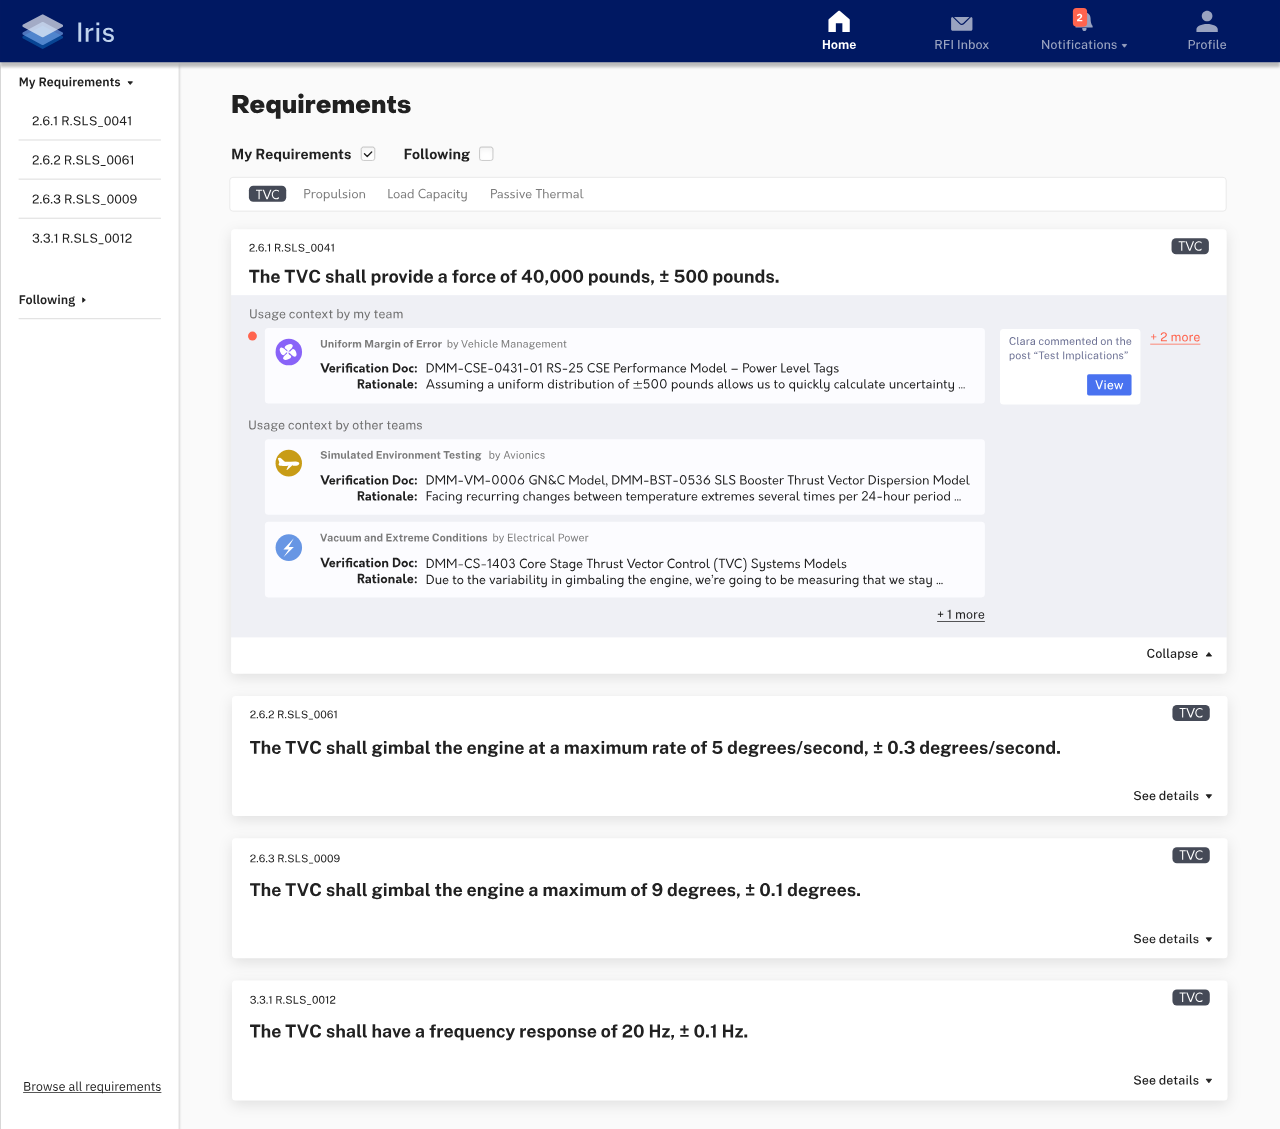
<file: index.html>
<html>
    <head>
        <meta charset="utf-8">
        <title>IRIS</title>
        <link rel="stylesheet" href="css/prototype.css">
        <link rel="icon" href="icons/FavIcon.png">
    </head>
    <body>
        <img src="screens/HomePage.svg" usemap="#image-map">
        <map name="image-map">
            <area target="_top" alt="spec-req-link" title="Specific Requirement" href="spec-req.html" coords="230,230,990,675" shape="rect">
            <area target="_top" alt="following-link" title="Requirments Followed" href="following-index.html" coords="400,140,500,173" shape="rect">
            <area target="_top" alt="comments-link" title="View Comments" href="main.html" coords="1000,330,1140,405" shape="rect">
            <area target="_top" alt="home-link" title="Home Page" href="index.html" coords="0,0,135,63" shape="rect">
            <area target="_top" alt="rfi-link" title="RFI Inbox" href="rfi-inbox.html" coords="920,0,1000,63" shape="rect">
            <area target="_top" alt="home-nav-link" title="Home Page" href="index.html" coords="800,0,880,63" shape="rect">

        </map>
    </body>
</html>
</file>
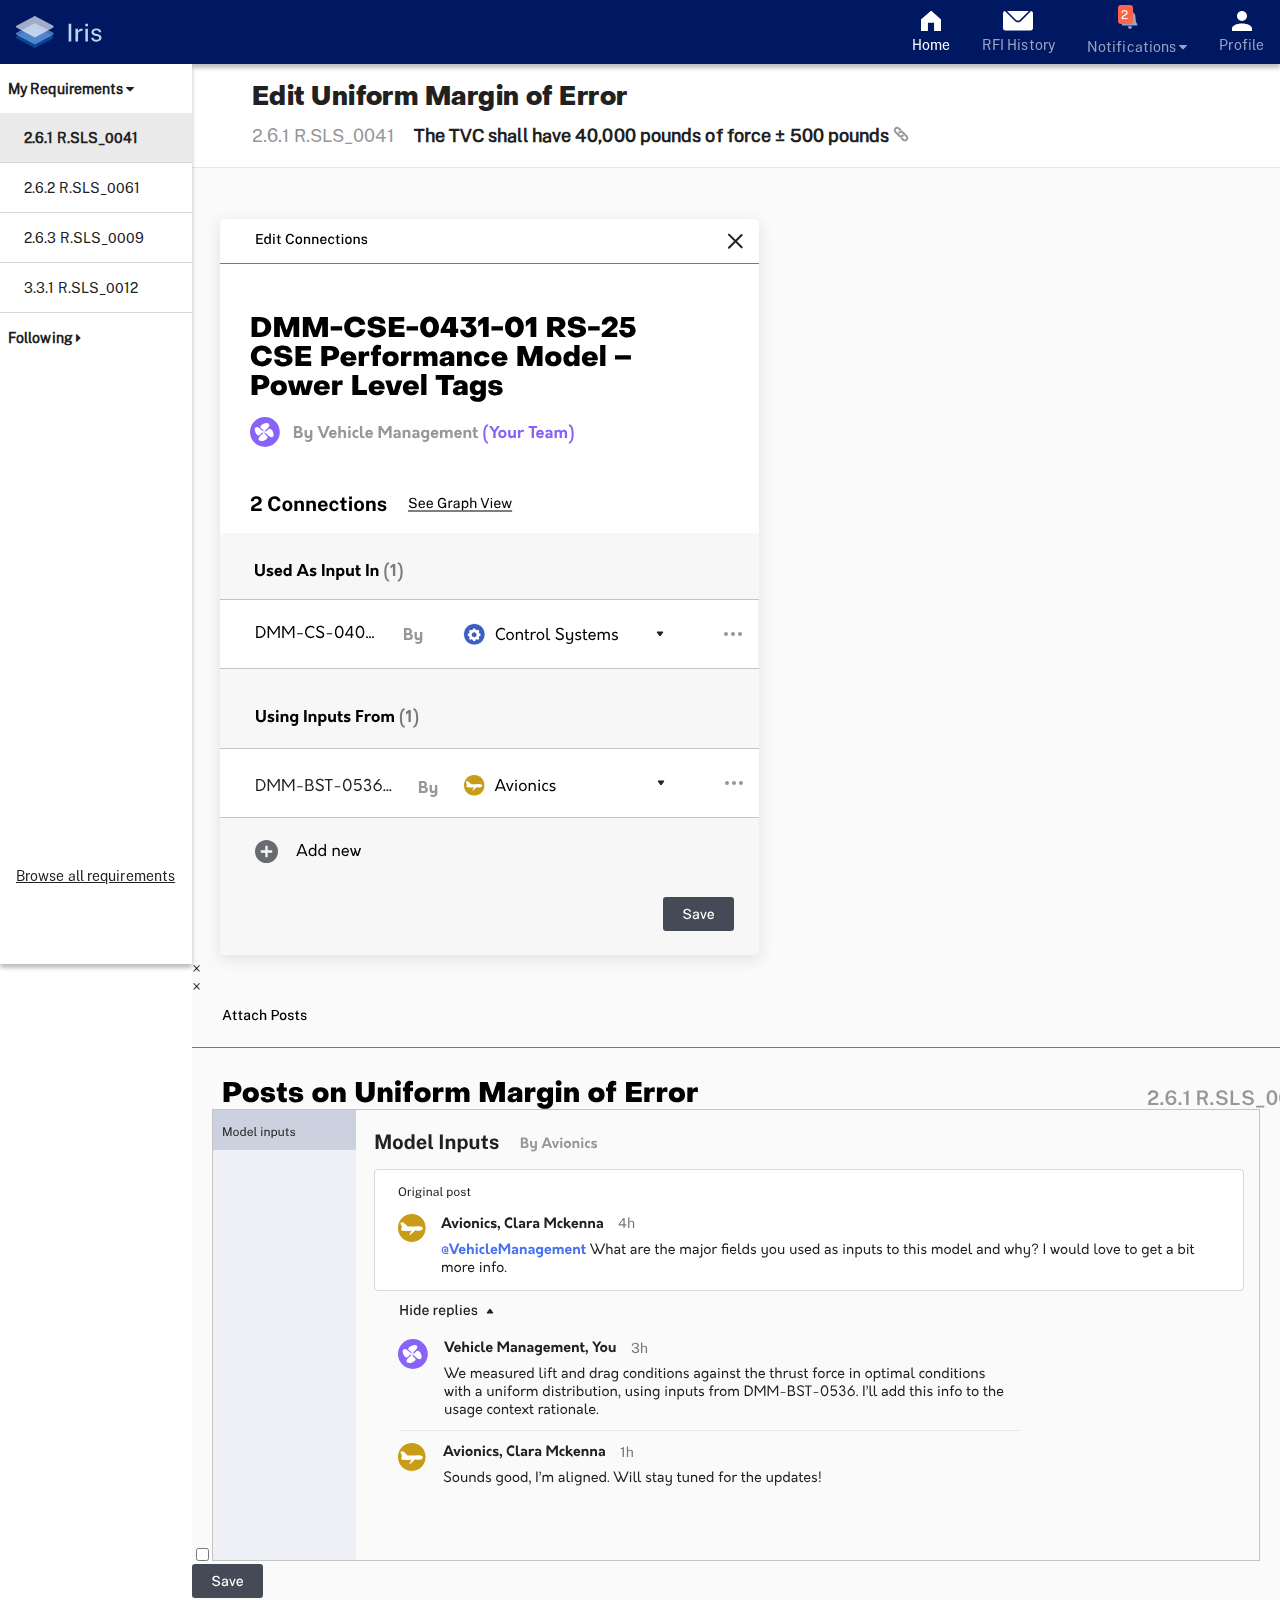
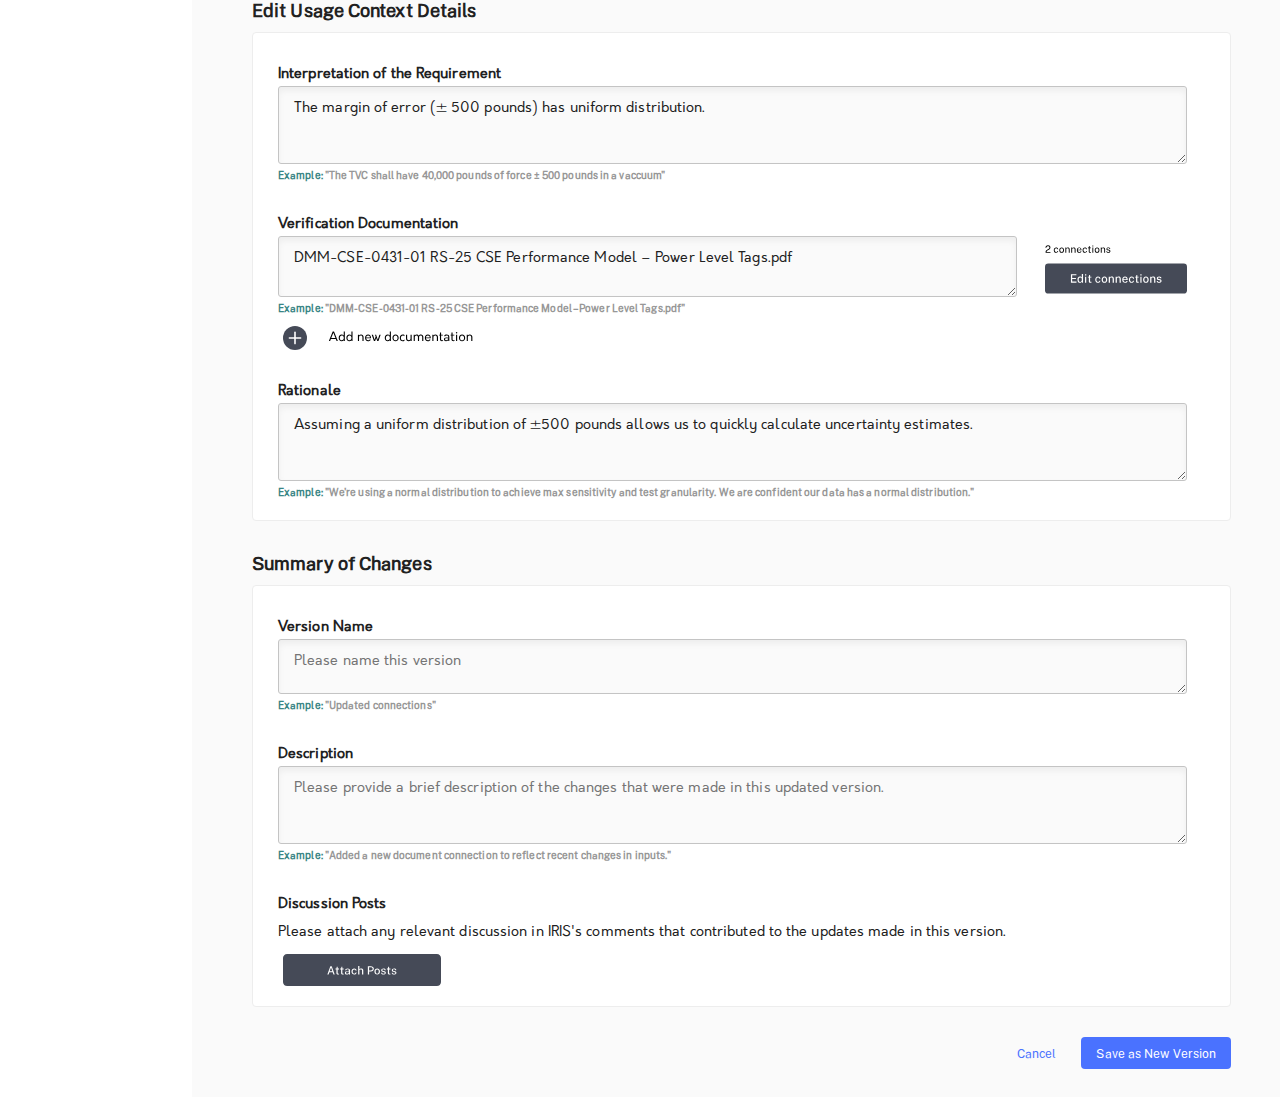
<file: edit.html>
<html>
    <head>
        <meta charset="utf-8">
        <title>IRIS</title>
        <link rel="icon" href="icons/FavIcon.png">
        <link rel="stylesheet" href="css/main.css">
        <link rel="stylesheet" href="css/edit.css">
        <link rel="stylesheet" href="https://cdnjs.cloudflare.com/ajax/libs/font-awesome/4.7.0/css/font-awesome.min.css">
        <script src="js/main.js"></script>
        <script src="js/notifications.js"></script>
    </head>
    <body onload="getUnreadNumber()">
        <nav>
            <div class="nav-item">
                <a href="index.html">
                    <img id="logo" src="icons/IrisLogo.svg">
                </a>
                <!-- <div class="search"><i class="fa fa-search" id="search"></i><span id="search">Search</span></div> -->
            </div>
            <div class="nav-item-right">
                <div class="nav-item">
                    <div class="nav-item-align">
                        <img class="nav-icon" src="icons/HomeIcon.svg">
                        <div class="nav-item-name" id="home-color">Home</div>
                    </div>
                </div>
                <div class="nav-item">
                    <div class="nav-item-align">
                        <img class="nav-icon" src="icons/RFIIcon.svg">
                        <div class="nav-item-name">RFI History</div>
                    </div>
                </div>
                <div class="nav-item">
                    <div class="nav-item-align">
                        <div class="dropdown">
                            <img class="nav-icon" src="icons/NotificationIcon.svg"><span id="unread-number" class="badge">2</span>
                            <div class="nav-item-name">Notifications <i class="fa fa-caret-down"></i></div>
                            <div class="dropdown-content sidebar-font">
                                <a href="#" id="notif-id1" onclick="readNotif1()" class="notif-highlight">
                                    <div>
                                        <img id="logo" src="icons/Avionics.svg">
                                    </div>
                                    <div class="dropdown-text">
                                        <span class="bold">Clara</span> resolved the post <span class="notif-link-color">"Model Inputs"</span>
                                    </div>
                                    <div class="notif-time">
                                        1m
                                    </div>
                                </a>
                                <a href="#" id="notif-id2" onclick="readNotif2()" class="notif-highlight">
                                    <div>
                                        <img id="logo" src="icons/Avionics.svg">
                                    </div>
                                    <div class="dropdown-text">
                                        <span class="bold">Clara</span> commented on the post <span class="notif-link-color">"Model Inputs"</span>
                                    </div>
                                    <div class="notif-time">
                                        1hr
                                    </div>
                                </a>
                                <a href="#" id="notif-id3" onclick="readNotif3()" class="notif-highlight">
                                    <div>
                                        <img id="logo" src="icons/Avionics.svg">
                                    </div>
                                    <div class="dropdown-text">
                                        <span class="bold">Clara</span> started a post on your Usage Context, <span class="notif-link-color">"Uniform Margin of Error"</span>
                                    </div>
                                    <div class="notif-time">
                                        4hr
                                    </div>
                                </a>
                                <a href="#">
                                    <div>
                                        <img id="logo" src="icons/LoadsNDynamics.svg">
                                    </div>
                                    <div class="dropdown-text">
                                        <span class="bold">Loads and Dynamics</span> added a new usage context to <span class="notif-link-color">3.3.1 R.SLS_0009</span>
                                    </div>
                                    <div class="notif-time">
                                        1d
                                    </div>
                                </a>
                                <a href="#">
                                        <div></div>
                                        <div class="all-link">See all</div>
                                        <div></div>
                                </a>
                            </div>
                        </div>
                    </div>
                </div>
                <div class="nav-item">
                    <div class="nav-item-align">
                        <img class="nav-icon" src="icons/ProfileIcon.svg">
                        <div class="nav-item-name">Profile</div>
                    </div>
                </div>
            </div>
        </nav>
        <div class="sidebar sidebar-font">
            <div class="sidebar-title">My Requirements <i class="fa fa-caret-down"></i></div>
            <a href="#" class="link-block active">2.6.1 R.SLS_0041</a>
            <a href="#" class="link-block">2.6.2 R.SLS_0061</a>
            <a href="#" class="link-block">2.6.3 R.SLS_0009</a>
            <a href="#" class="link-block">3.3.1 R.SLS_0012</a>
            <div class="sidebar-title">Following <i class="fa fa-caret-right"></i></div>
            <a href="#" id="BottomBrowse">Browse all requirements</a>
        </div>
        <div class="main-section">
            <div class="top-section">
                <div style="position: relative;">
                    <span class="page-title">Edit Uniform Margin of Error</span>
                </div>
                <div style="margin-top:10px; margin-bottom:20px;">
                    <span class="req-code">2.6.1 R.SLS_0041</span><span class="card-title" style="margin-left: 20px;">The TVC shall have 40,000 pounds of force ± 500 pounds</span><img class="link-icon" src="icons/Link.svg">
                </div> 
            </div>
            <div class="bottom-section">
                
                <div id="EditModal" class="modal">
                    <div class="modal-content">
                        <span class="close" onclick="closeEditModal()">&times;</span>
                        <img id="edit-img" onclick="expandImg()" class="modal-img" src="images/EditConnections.svg">
                    </div>  
                </div>

                <div id="AttachModal" class="modal">
                    <div class="modal-content-attach">
                        <span class="close" onclick="closeAttachModal()">&times;</span>
                        <img id="attach-img" class="modal-img" style="margin-top: 10px;" src="images/AttachModalTop.svg">
                        <div class="post-box">
                            <input id="checkbox" type="checkbox" style="margin-top: 12px;" name="posts"/><img id="attach-img" class="modal-img-post" src="images/Post.svg"> 
                        </div>
                        <div class="post-save-box">
                            <img id="post-save-btn" class="modal-save-btn" onclick="closeAttachModal()" src="icons/SaveBtn.svg">
                        </div>
                    </div>  
                </div>
                
                <span class="card-title" style="margin-left:60px;">Edit Usage Context Details</span>
                <div class="detail-box" style="padding: 5px 0px 15px 0px;">
                    <div class="input-field">
                        <label>Interpretation of the Requirement</label>
                        <div class="block">
                            <textarea id="Interp" class="textfield">The margin of error (± 500 pounds) has uniform distribution.</textarea>
                        </div>
                        <span class="example"><span style="color: #398585;">Example: </span>"The TVC shall have 40,000 pounds of force ± 500 pounds in a vaccuum"</span>
                    </div>
                    <div class="input-field">
                        <label>Verification Documentation</label>
                        <div class="block">
                            <textarea id="Docs" class="textfield" style="width: 78%;" rows="1">DMM-CSE-0431-01 RS-25 CSE Performance Model – Power Level Tags.pdf</textarea><img class="connection-btn" onclick="openEditModal()" src="icons/EditConnections.svg">
                        </div>
                        <span class="example"><span style="color: #398585;">Example: </span>"DMM-CSE-0431-01 RS-25 CSE Performance Model – Power Level Tags.pdf"</span>
                        <div class="addDiv">
                            <img class="addDocs" src="icons/AddDocs.svg">
                        </div>
                    </div>
                    <div class="input-field">
                        <label>Rationale</label>
                        <div class="block">
                            <textarea id="Rationale" class="textfield">Assuming a uniform distribution of ±500 pounds allows us to quickly calculate uncertainty estimates.</textarea>
                        </div>
                        <span class="example"><span style="color: #398585;">Example: </span>"We're using a normal distribution to achieve max sensitivity and test granularity. We are confident our data has a normal distribution."</span>
                    </div>
                </div>

                <span class="card-title" style="margin-left:60px;">Summary of Changes</span>
                <div class="detail-box" style="padding: 5px 0px 15px 0px;">
                    <div class="input-field">
                        <label>Version Name</label>
                        <div class="block">
                            <textarea id="Version" class="textfield" placeholder="Please name this version" rows="1"></textarea>
                        </div>
                        <span class="example"><span style="color: #398585;">Example: </span>"Updated connections"</span>
                    </div>
                    <div class="input-field">
                        <label>Description</label>
                        <div class="block">
                            <textarea id="Desc" class="textfield" placeholder="Please provide a brief description of the changes that were made in this updated version."></textarea>
                        </div>
                        <span class="example"><span style="color: #398585;">Example: </span>"Added a new document connection to reflect recent changes in inputs."</span>
                    </div>
                    <div class="input-field">
                        <label>Discussion Posts</label>
                        <div class="block discussion-posts">
                            Please attach any relevant discussion in IRIS's comments that contributed to the updates made in this version.
                        </div>
                        <div class="addDiv">
                            <img id="logo" onclick="openAttachModal()" src="icons/AttachPosts.svg">
                        </div>
                    </div>
                </div>
                <div class="submit-box">
                    <a class="save-btn" id="save-data" href="main.html">Save as New Version</a><a href="main.html" class="cancel-btn" >Cancel</a>
                </div>
            </div>
        </div>
        <script src="js/saveInfo.js"></script>
        
    </body>
</html>

<!-- Since we have a set of minimum bounding limits for the distribution and found inputs in DMM-BST-0536 suggesting that the probability of obtaining values between the minimum bounding limits is uniform, uniform distribution is appropriate. -->
</file>
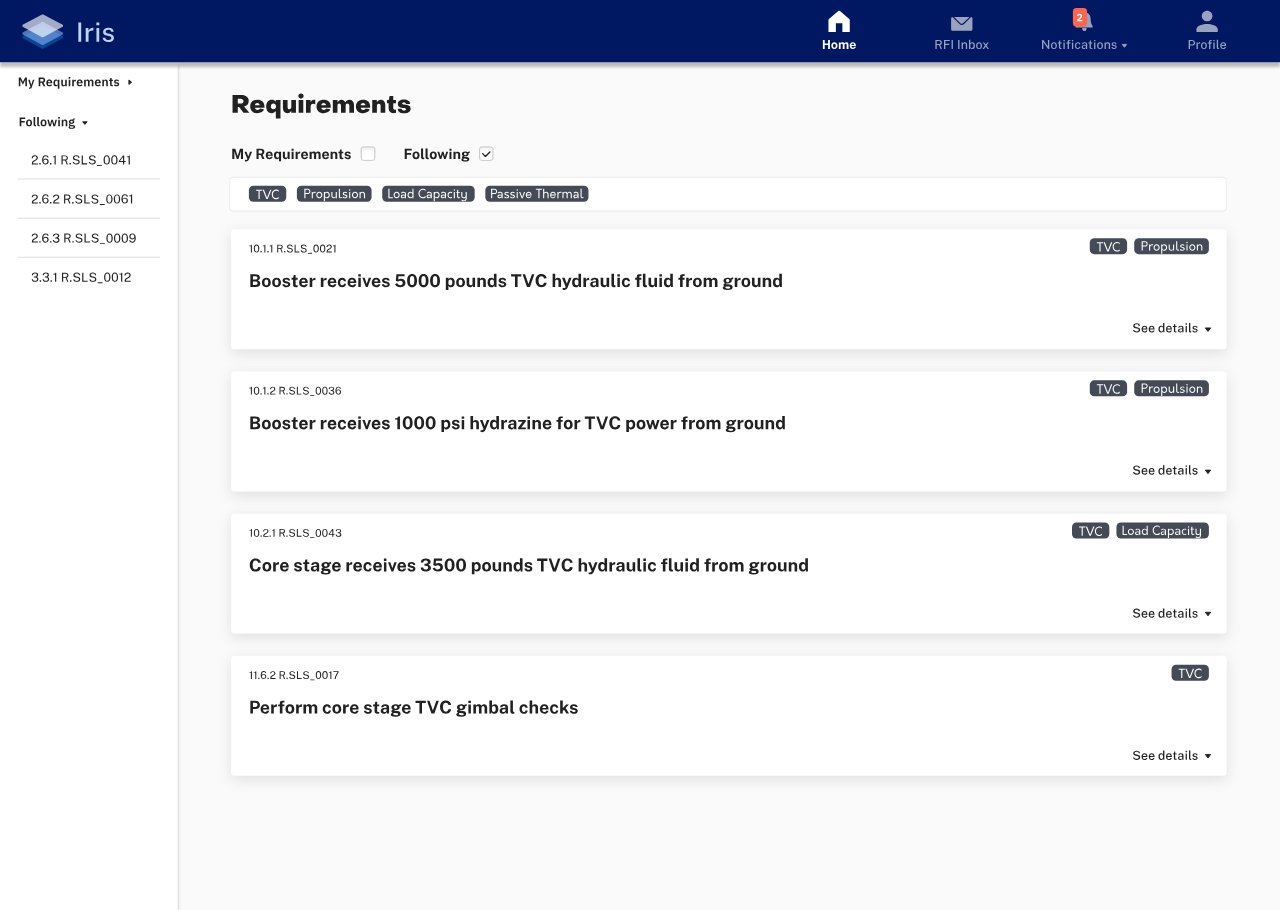
<file: following-index.html>
<html>
    <head>
        <meta charset="utf-8">
        <title>IRIS</title>
        <link rel="stylesheet" href="css/prototype.css">
        <link rel="icon" href="icons/FavIcon.png">
    </head>
    <body>
        <img src="screens/Following-HomePage.svg" usemap="#image-map">
        <map name="image-map">
            <area target="_top" alt="home-link" title="All Requirements" href="index.html" coords="230,142,380,170" shape="rect">
            <area target="_top" alt="home-link" title="Home Page" href="index.html" coords="0,0,135,63" shape="rect">
            <area target="_top" alt="rfi-link" title="RFI Inbox" href="rfi-inbox.html" coords="920,0,1000,63" shape="rect">
            <area target="_top" alt="home-nav-link" title="Home Page" href="index.html" coords="800,0,880,63" shape="rect">
        </map>
    </body>
</html>
</file>
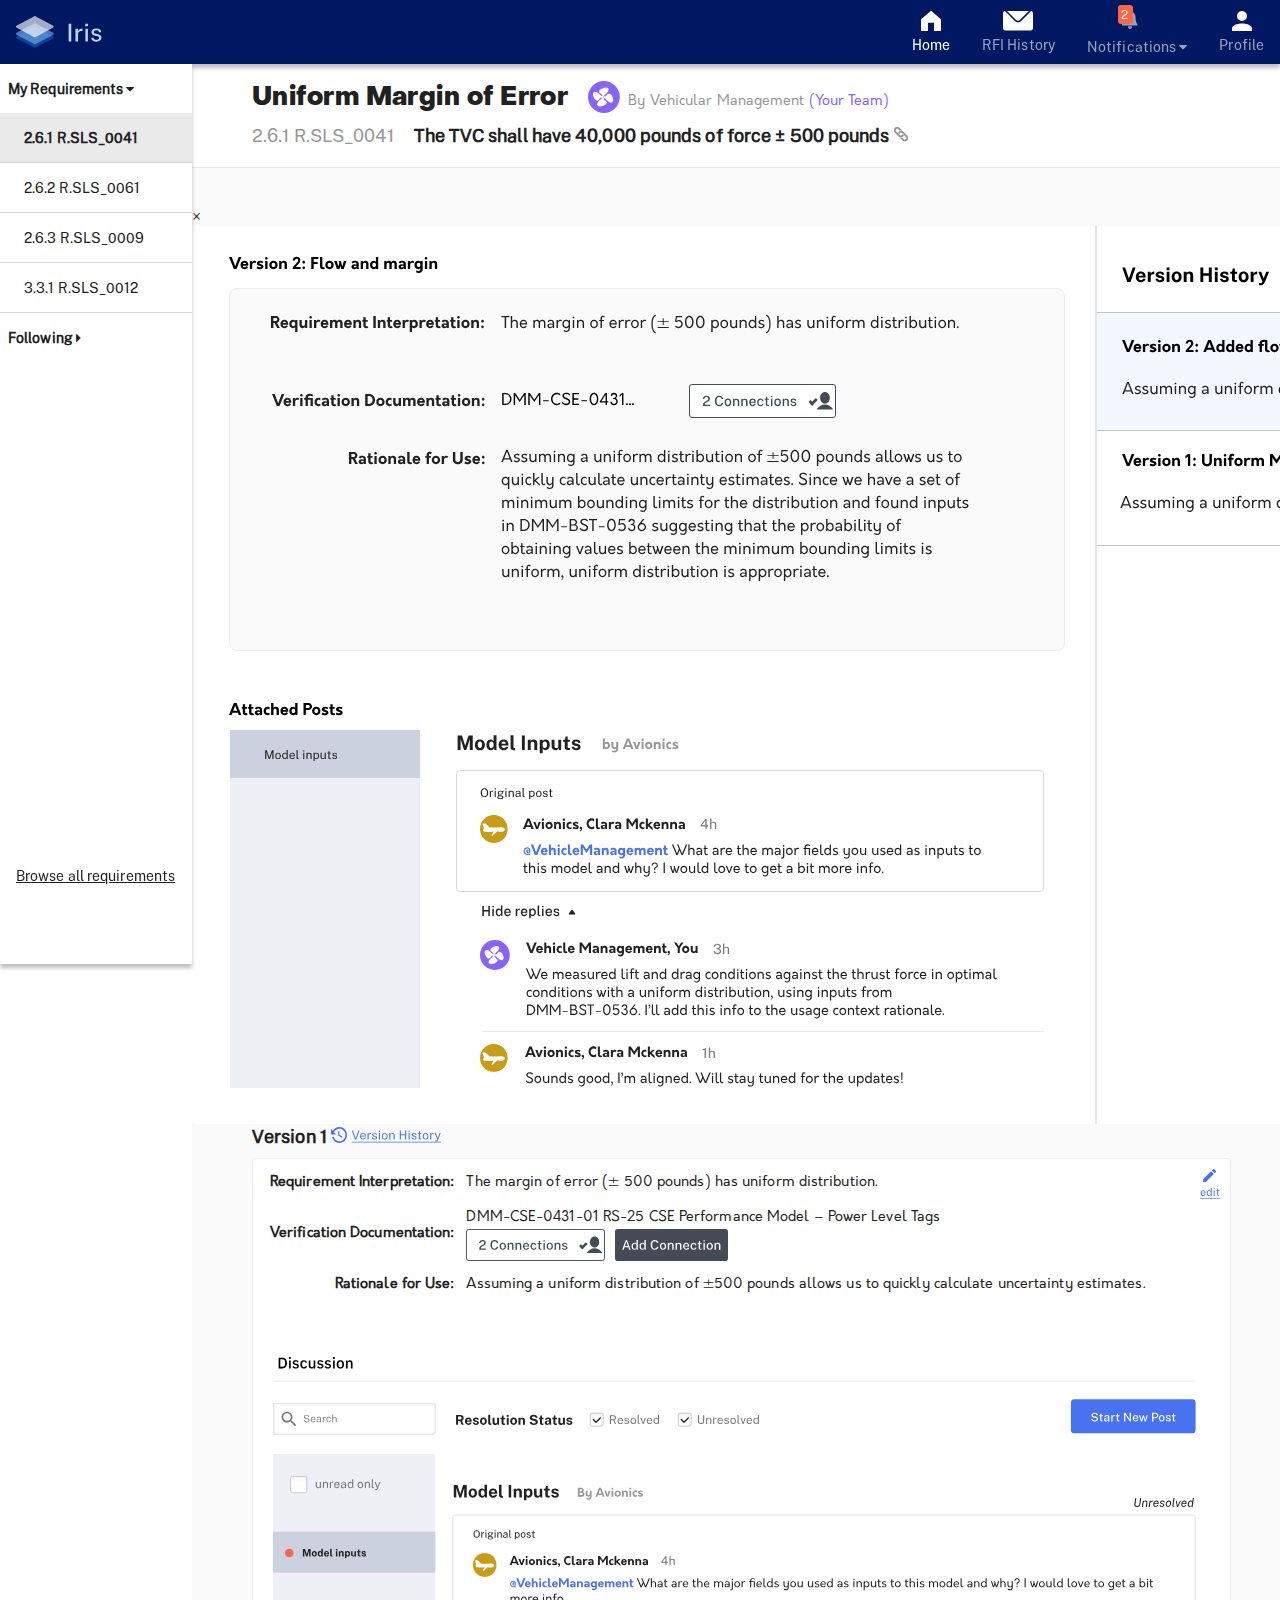
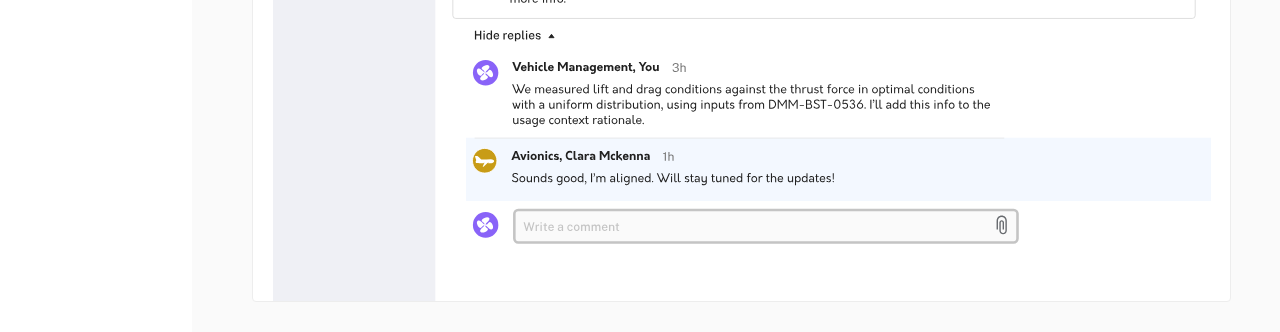
<file: main.html>
<html>
    <head>
        <meta charset="utf-8">
        <title>IRIS</title>
        <link rel="icon" href="icons/FavIcon.png">
        <link rel="stylesheet" href="css/main.css">
        <link rel="stylesheet" href="css/edit.css">
        <link rel="stylesheet" href="https://cdnjs.cloudflare.com/ajax/libs/font-awesome/4.7.0/css/font-awesome.min.css">
        <script src="js/main.js"></script>
        <script>
            var unread = 2;
            sessionStorage.setItem("Unread", unread);
        </script>
    </head>
    <body onload="getData()">
        <nav>
            <div class="nav-item">
                <a href="index.html">
                    <img id="logo" src="icons/IrisLogo.svg">
                </a>
                <!-- <div class="search"><i class="fa fa-search" id="search"></i><span id="search">Search</span></div> -->
            </div>
            <div class="nav-item-right">
                <div class="nav-item">
                    <div class="nav-item-align">
                        <img class="nav-icon" src="icons/HomeIcon.svg">
                        <div class="nav-item-name" id="home-color">Home</div>
                    </div>
                </div>
                <div class="nav-item">
                    <div class="nav-item-align">
                        <img class="nav-icon" src="icons/RFIIcon.svg">
                        <div class="nav-item-name">RFI History</div>
                    </div>
                </div>
                <div class="nav-item">
                    <div class="nav-item-align">
                        <div class="dropdown">
                            <img class="nav-icon" src="icons/NotificationIcon.svg"><span id="unread-number" class="badge">2</span>
                            <div class="nav-item-name">Notifications <i class="fa fa-caret-down"></i></div>
                            <div class="dropdown-content sidebar-font">
                                <a href="#" id="notif-id1" onclick="readNotif1()" class="notif-highlight">
                                    <div>
                                        <img id="logo" src="icons/Avionics.svg">
                                    </div>
                                    <div class="dropdown-text">
                                        <span class="bold">Clara</span> resolved the post <span class="notif-link-color">"Model Inputs"</span>
                                    </div>
                                    <div class="notif-time">
                                        1m
                                    </div>
                                </a>
                                <a href="#" id="notif-id2" onclick="readNotif2()" class="notif-highlight">
                                    <div>
                                        <img id="logo" src="icons/Avionics.svg">
                                    </div>
                                    <div class="dropdown-text">
                                        <span class="bold">Clara</span> commented on the post <span class="notif-link-color">"Model Inputs"</span>
                                    </div>
                                    <div class="notif-time">
                                        1hr
                                    </div>
                                </a>
                                <a href="#" id="notif-id3" onclick="readNotif3()" class="notif-highlight">
                                    <div>
                                        <img id="logo" src="icons/Avionics.svg">
                                    </div>
                                    <div class="dropdown-text">
                                        <span class="bold">Clara</span> started a post on your Usage Context, <span class="notif-link-color">"Uniform Margin of Error"</span>
                                    </div>
                                    <div class="notif-time">
                                        4hr
                                    </div>
                                </a>
                                <a href="#">
                                    <div>
                                        <img id="logo" src="icons/LoadsNDynamics.svg">
                                    </div>
                                    <div class="dropdown-text">
                                        <span class="bold">Loads and Dynamics</span> added a new usage context to <span class="notif-link-color">3.3.1 R.SLS_0009</span>
                                    </div>
                                    <div class="notif-time">
                                        1d
                                    </div>
                                </a>
                                <a href="#">
                                        <div></div>
                                        <div class="all-link">See all</div>
                                        <div></div>
                                </a>
                            </div>
                        </div>
                    </div>
                </div>
                <div class="nav-item">
                    <div class="nav-item-align">
                        <img class="nav-icon" src="icons/ProfileIcon.svg">
                        <div class="nav-item-name">Profile</div>
                    </div>
                </div>
            </div>
        </nav>
        <div class="sidebar sidebar-font">
            <div class="sidebar-title">My Requirements <i class="fa fa-caret-down"></i></div>
            <a href="#" class="link-block active">2.6.1 R.SLS_0041</a>
            <a href="#" class="link-block">2.6.2 R.SLS_0061</a>
            <a href="#" class="link-block">2.6.3 R.SLS_0009</a>
            <a href="#" class="link-block">3.3.1 R.SLS_0012</a>
            <div class="sidebar-title">Following <i class="fa fa-caret-right"></i></div>
            <a href="#" id="BottomBrowse">Browse all requirements</a>
        </div>
        <div class="main-section">
            <div class="top-section">
                <div style="position: relative;">
                    <span class="page-title">Uniform Margin of Error</span><img id="logo" style="position: absolute; bottom: 0;" src="icons/VehicleManagement.svg"><span class="by-line">By Vehicular Management <span style="color: #8963f8">(Your Team)</span>
                </div>
                <div style="margin-top:10px; margin-bottom:20px;">
                    <span class="req-code">2.6.1 R.SLS_0041</span><span class="card-title" style="margin-left: 20px;">The TVC shall have 40,000 pounds of force ± 500 pounds</span><img class="link-icon" src="icons/Link.svg">
                </div> 
            </div>
            <div class="bottom-section">

                <div id="VersionModal" class="modal">
                    <div class="modal-content-version">
                        <span class="close" onclick="closeVersionModal()">&times;</span>
                        <img class="modal-img" src="images/VersionHistory.svg"> <!-- This needs to be changed to the Version History Image-->
                    </div>  
                </div>

                <span id="version-name" class="card-title" style="margin-left:60px;">Version 1</span><img class="link-icon" onclick="openVersionModal()" src="icons/VersionHistory.svg">
                <div class="detail-box">
                    <table>
                        <tr>
                            <th>Requirement Interpretation:</th>
                            <td id="Interp">The margin of error (± 500 pounds) has uniform distribution.</td>
                        </tr>
                        <tr>
                            <th>Verification Documentation:</th>
                            <td id="Docs">
                                DMM-CSE-0431-01 RS-25 CSE Performance Model – Power Level Tags
                                <div>
                                    <img id="logo" src="icons/Connections.svg"><img class="align-btns" src="icons/AddBtn.svg">
                                </div>
                            </td>
                        </tr>
                        <tr>
                            <th>Rationale for Use:</th>
                            <td id="Rationale">Assuming a uniform distribution of ±500 pounds allows us to quickly calculate uncertainty estimates.</td>
                        </tr>
                    </table>
                    <a href="edit.html"><img id="edit-btn" src="icons/Edit.svg"></a>
                    <img id="comment-section" onmouseover="fadeDiscussion()" class="discussion-img" src="Discussions/Start.svg">
                </div>
            </div>
        </div>
    </body>
    <script src="js/notifications.js"></script>
</html>
</file>
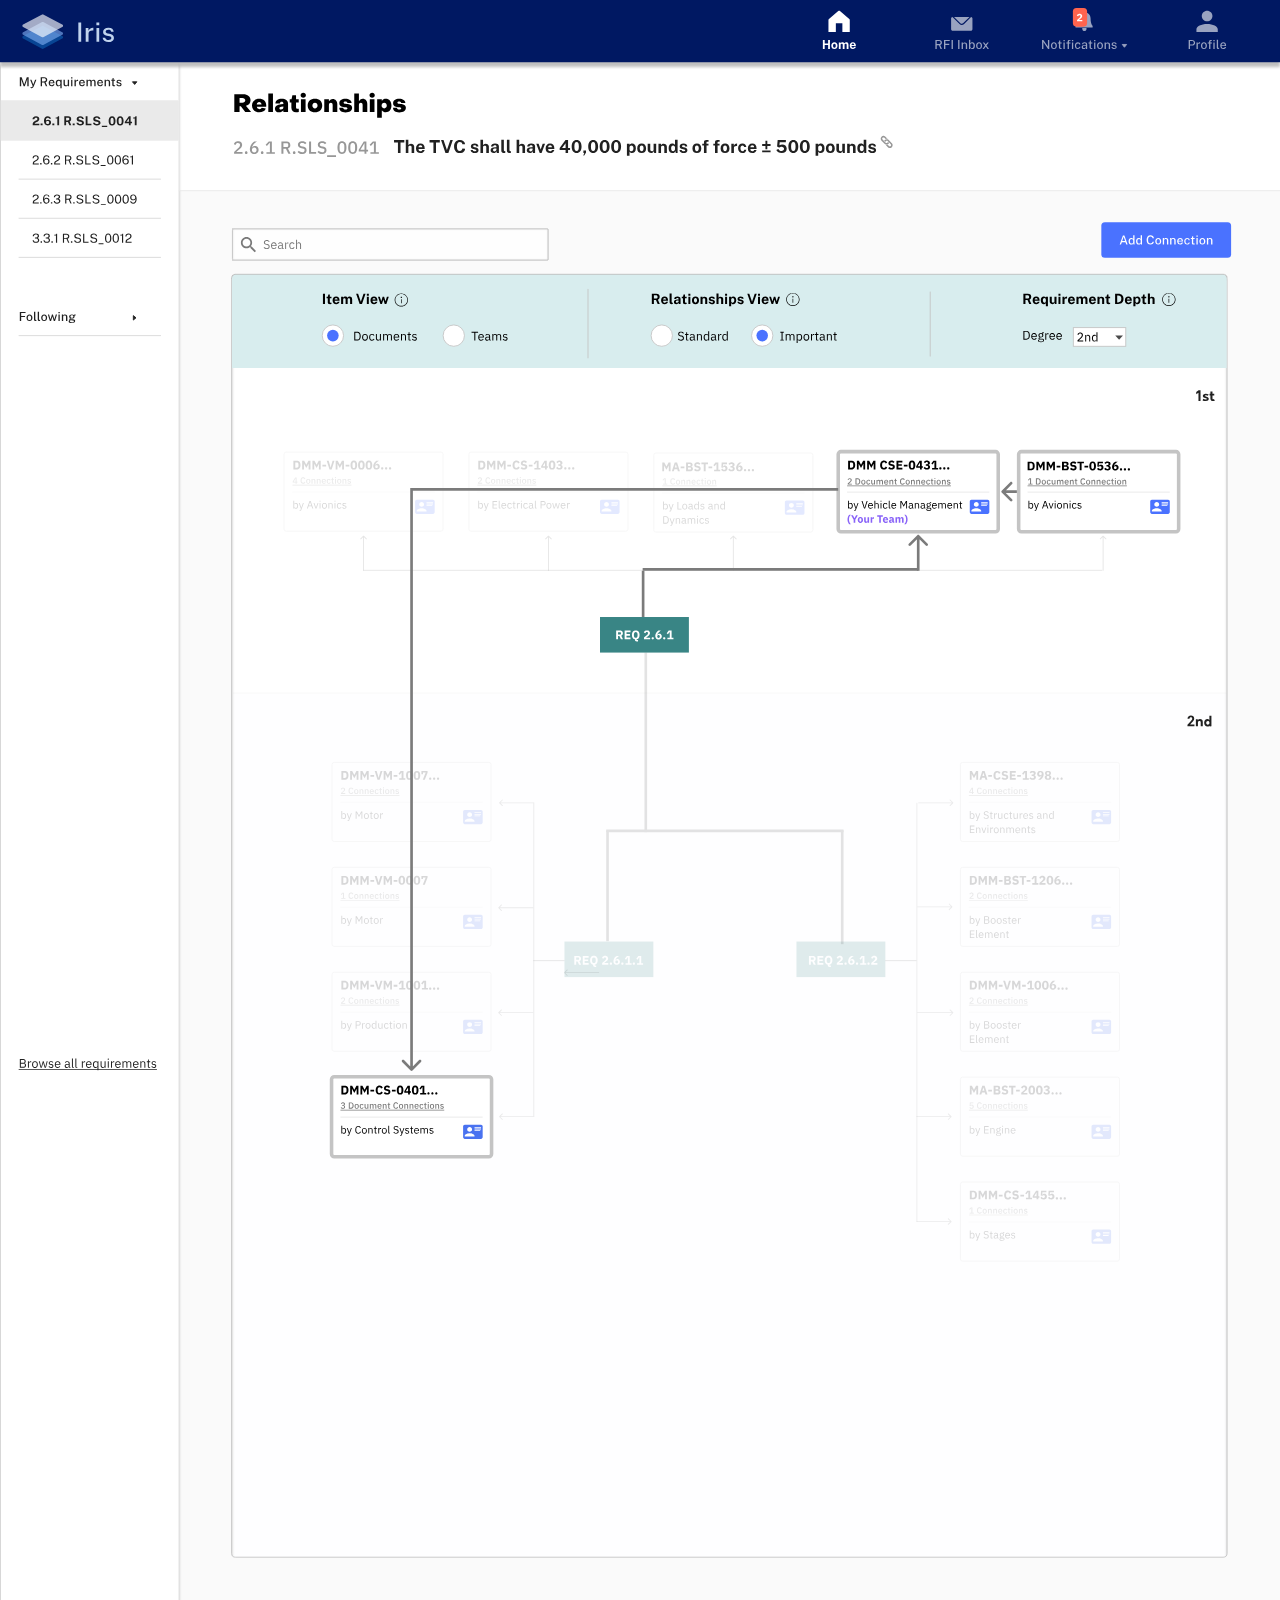
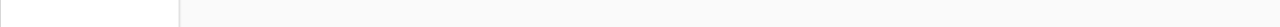
<file: rel-docs-imp.html>
<html>
    <head>
        <meta charset="utf-8">
        <title>IRIS</title>
        <link rel="stylesheet" href="css/prototype.css">
        <link rel="icon" href="icons/FavIcon.png">
    </head>
    <body>
        <img src="screens/Relationship-Documents-Important.svg" usemap="#image-map">
        <map name="image-map">
        
            <area target="_top" alt="home-link" title="Home Page" href="index.html" coords="0,0,135,63" shape="rect">
            <area target="_top" alt="rfi-link" title="RFI Inbox" href="rfi-inbox.html" coords="920,0,1000,63" shape="rect">
            <area target="_top" alt="home-nav-link" title="Home Page" href="index.html" coords="800,0,880,63" shape="rect">

            <area target="_top" alt="title-number-link" title="Requirements" href="spec-req.html" coords="230,135,385,163" shape="rect">
            <area target="_top" alt="rel-box-link" title="Requirements" href="spec-req.html" coords="595,610,695,660" shape="rect">
            <area target="_top" alt="side-bar-link" title="Requirements" href="spec-req.html" coords="0,100,180,140" shape="rect">
            <area target="_top" alt="teams-link" title="Teams View" href="rel-teams.html" coords="440,322,510,350" shape="rect">
            
            <area target="_top" alt="docs-std-link" title="Standard Documents View" href="rel-docs.html" coords="645,322,740,350" shape="rect">
            
        </map>
    </body>
</html>
</file>
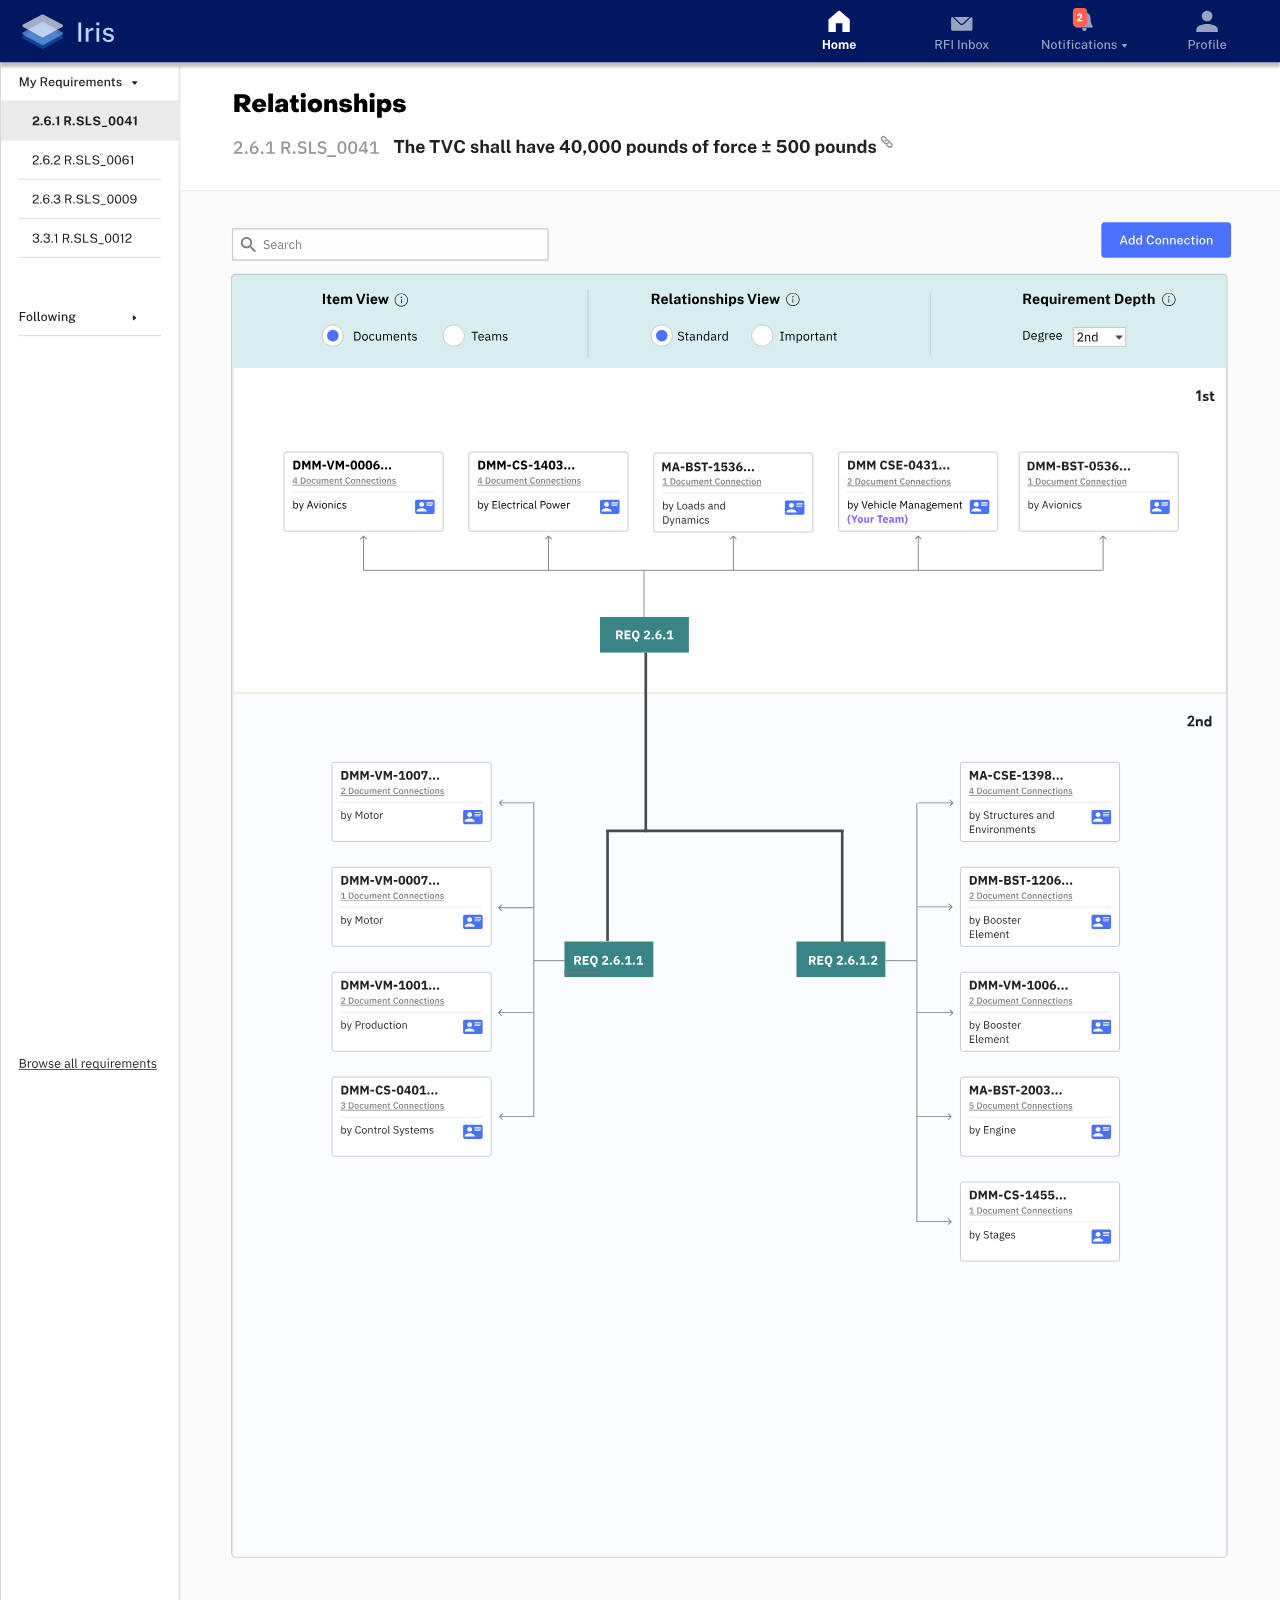
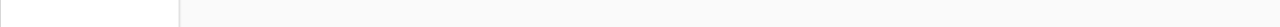
<file: rel-docs.html>
<html>
    <head>
        <meta charset="utf-8">
        <title>IRIS</title>
        <link rel="stylesheet" href="css/prototype.css">
        <link rel="icon" href="icons/FavIcon.png">
    </head>
    <body>
        <img src="screens/Relationships-Documents.svg" usemap="#image-map">
        <map name="image-map">
            <area target="_top" alt="title-number-link" title="Requirements" href="spec-req.html" coords="230,135,385,163" shape="rect">
            <area target="_top" alt="rel-box-link" title="Requirements" href="spec-req.html" coords="595,610,695,660" shape="rect">
            <area target="_top" alt="side-bar-link" title="Requirements" href="spec-req.html" coords="0,100,180,140" shape="rect">
            <area target="_top" alt="teams-link" title="Teams View" href="rel-teams.html" coords="440,322,510,350" shape="rect">
            <area target="_top" alt="home-link" title="Home Page" href="index.html" coords="0,0,135,63" shape="rect">
            <area target="_top" alt="rfi-link" title="RFI Inbox" href="rfi-inbox.html" coords="920,0,1000,63" shape="rect">
            <area target="_top" alt="home-nav-link" title="Home Page" href="index.html" coords="800,0,880,63" shape="rect">
            <area target="_top" alt="docs-important-link" title="Important Documents View" href="rel-docs-imp.html" coords="745,322,845,350" shape="rect">
        </map>
    </body>
</html>
</file>
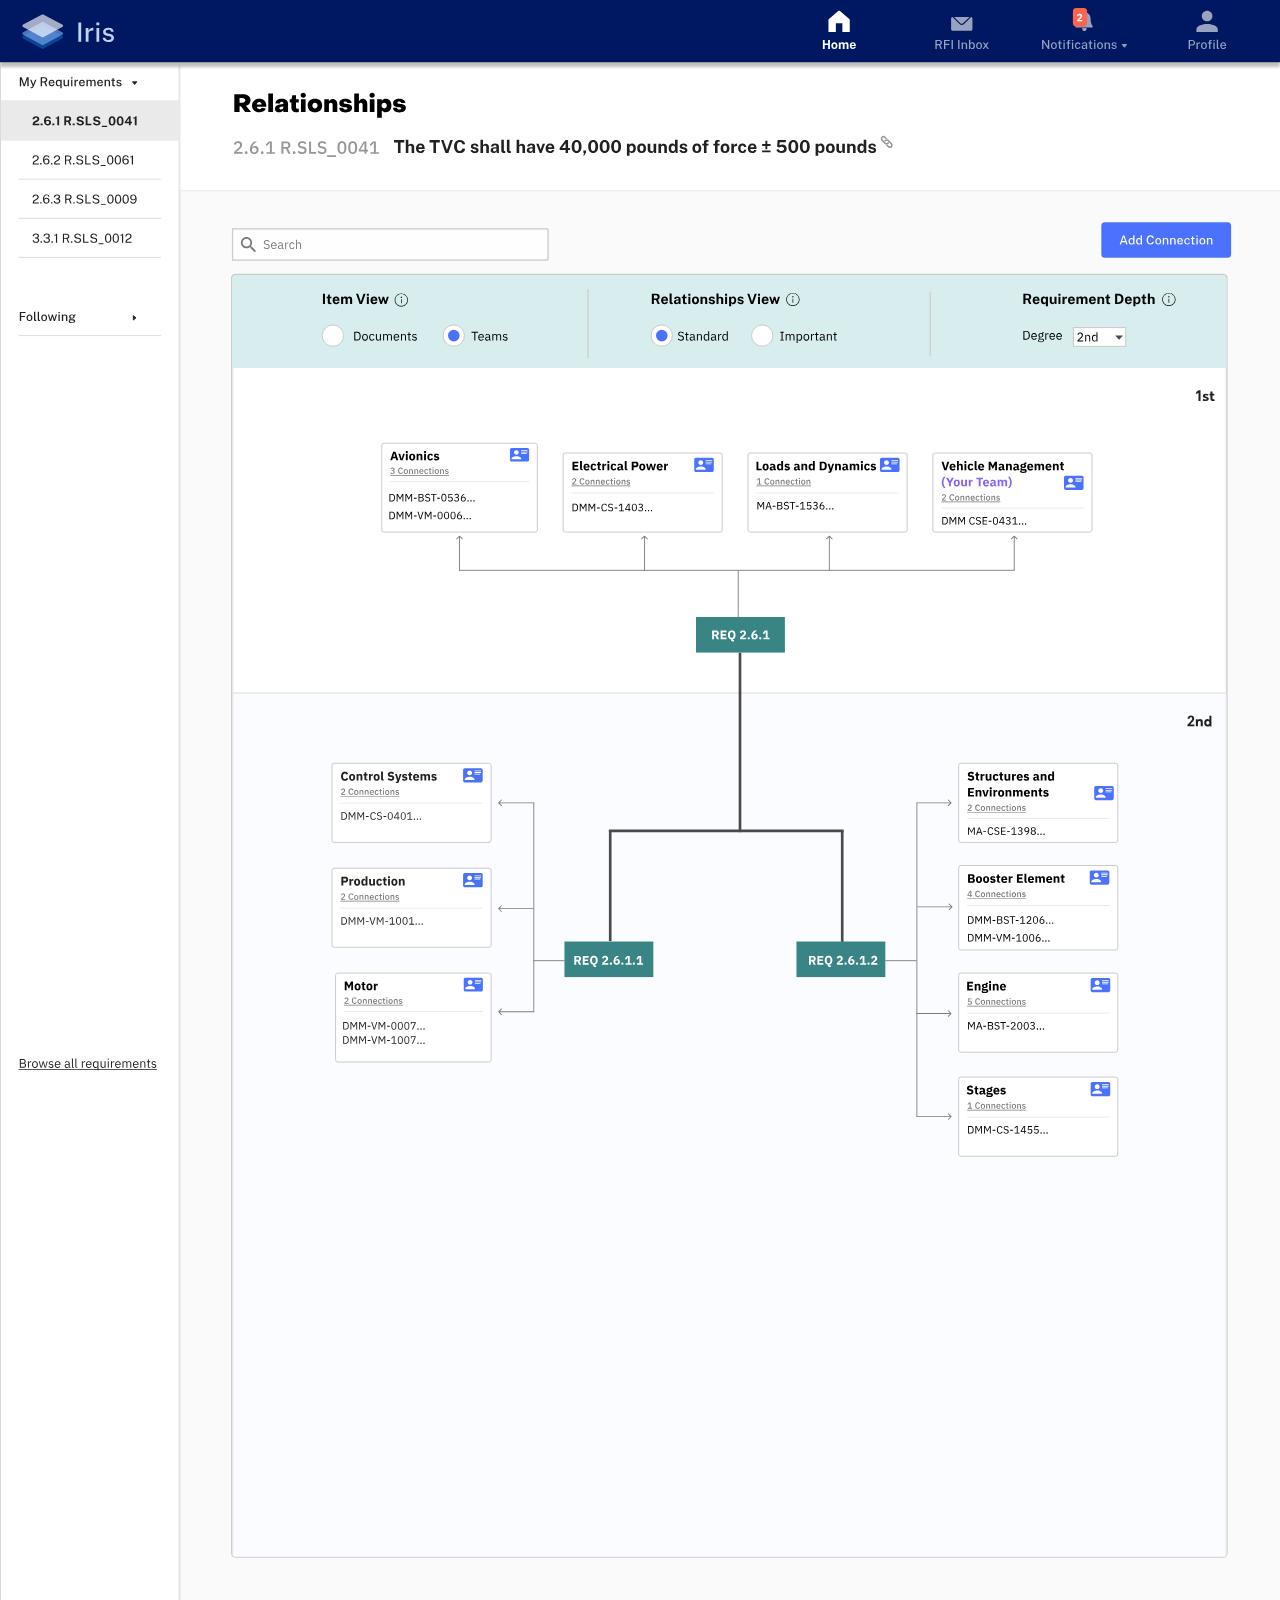
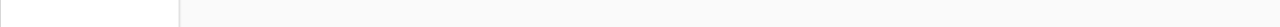
<file: rel-teams.html>
<html>
    <head>
        <meta charset="utf-8">
        <title>IRIS</title>
        <link rel="stylesheet" href="css/prototype.css">
        <link rel="icon" href="icons/FavIcon.png">
    </head>
    <body>
        <img src="screens/Relationships-Teams.svg" usemap="#image-map">
        <map name="image-map">
            <area target="_top" alt="title-number-link" title="Requirements" href="spec-req.html" coords="230,135,385,163" shape="rect">
            <area target="_top" alt="rel-box-link" title="Requirements" href="spec-req.html" coords="690,610,790,660" shape="rect">
            <area target="_top" alt="side-bar-link" title="Requirements" href="spec-req.html" coords="0,100,180,140" shape="rect">
            <area target="_top" alt="docs-link" title="Documents View" href="rel-docs.html" coords="320,322,425,350" shape="rect">
            <area target="_top" alt="home-link" title="Home Page" href="index.html" coords="0,0,135,63" shape="rect">
            <area target="_top" alt="rfi-link" title="RFI Inbox" href="rfi-inbox.html" coords="920,0,1000,63" shape="rect">
            <area target="_top" alt="home-nav-link" title="Home Page" href="index.html" coords="800,0,880,63" shape="rect">
        </map>
    </body>
</html>
</file>
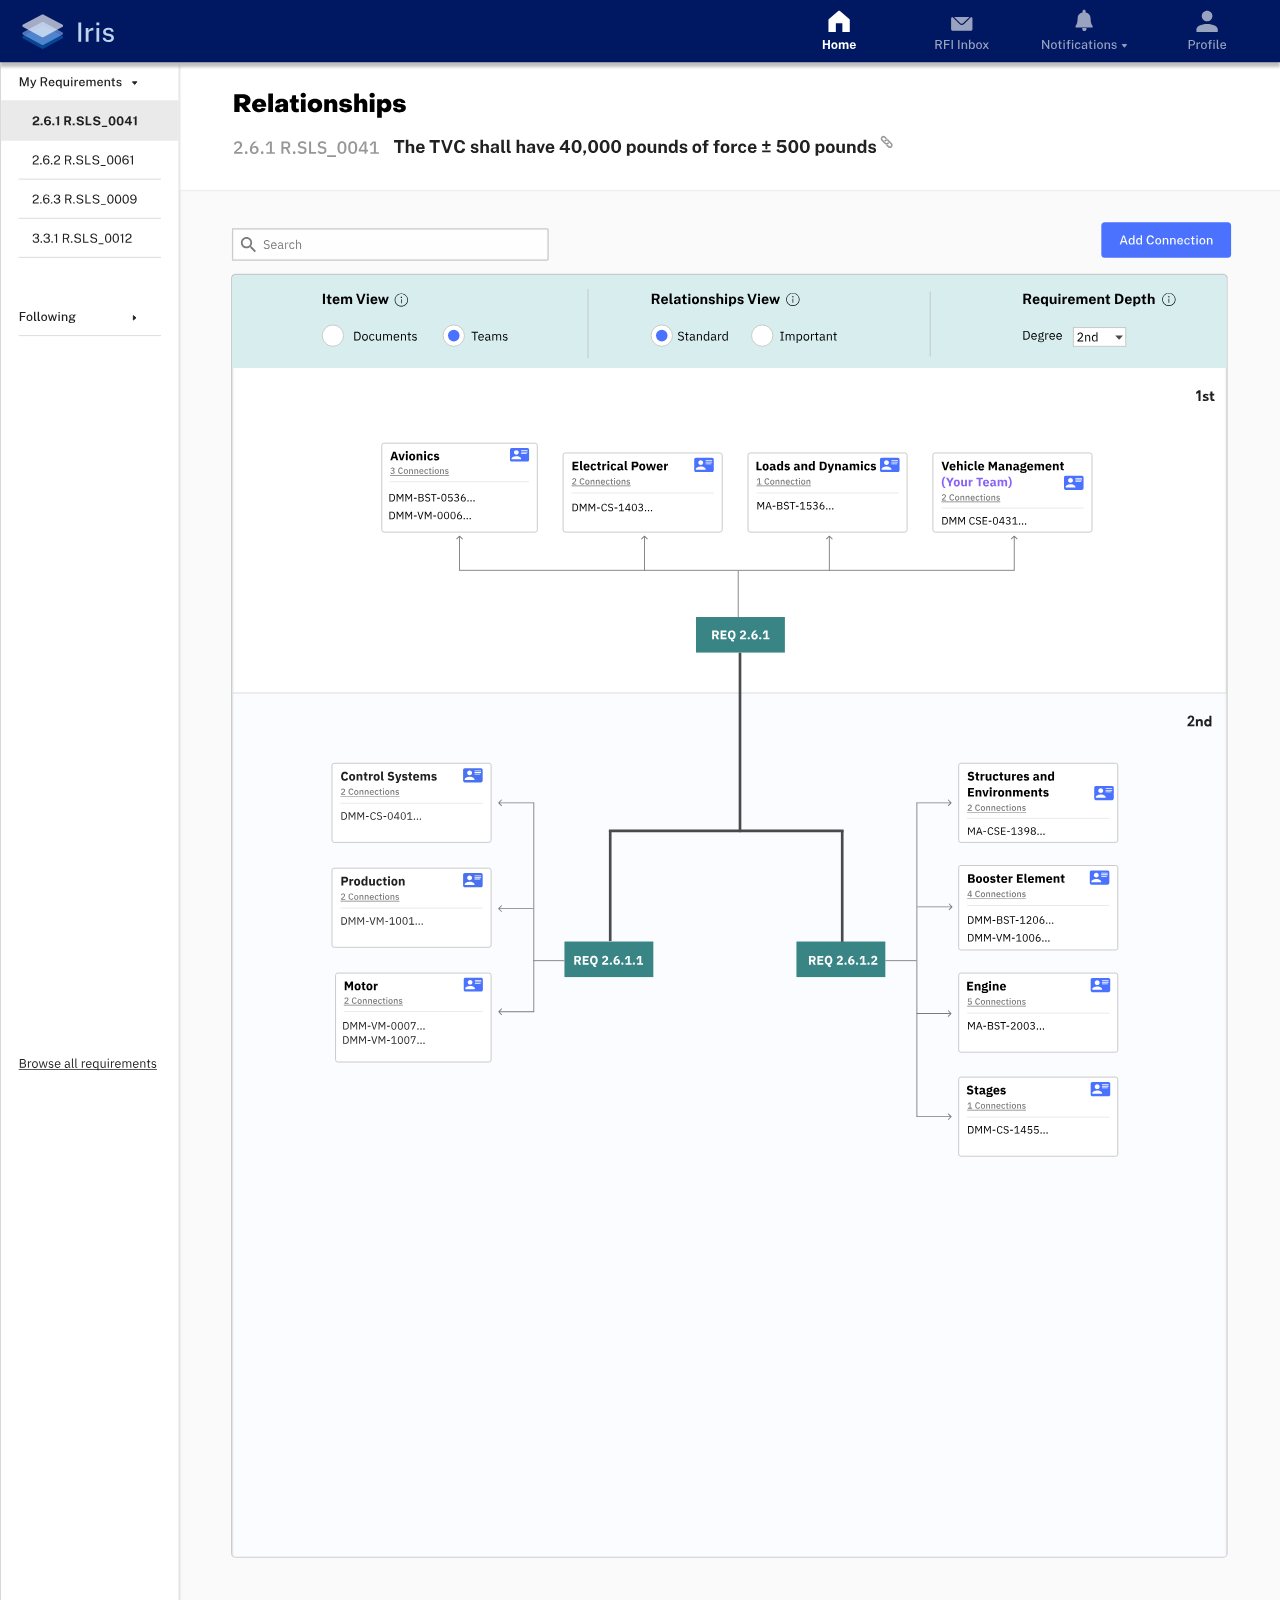
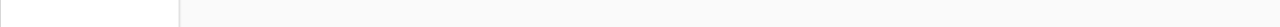
<file: rel.html>
<html>
    <head>
        <meta charset="utf-8">
        <title>IRIS</title>
        <link rel="stylesheet" href="css/prototype.css">
    </head>
    <body>
        <img src="screens/RelationshipScreen.svg" usemap="#image-map">
        <map name="image-map">
            <area target="_top" alt="title-number-link" title="Requirements" href="spec-req.html" coords="230,135,385,163" shape="rect">
            <area target="_top" alt="rel-box-link" title="Requirements" href="spec-req.html" coords="690,610,790,660" shape="rect">
            <area target="_top" alt="side-bar-link" title="Requirements" href="spec-req.html" coords="0,100,180,140" shape="rect">
        </map>
    </body>
</html>
</file>
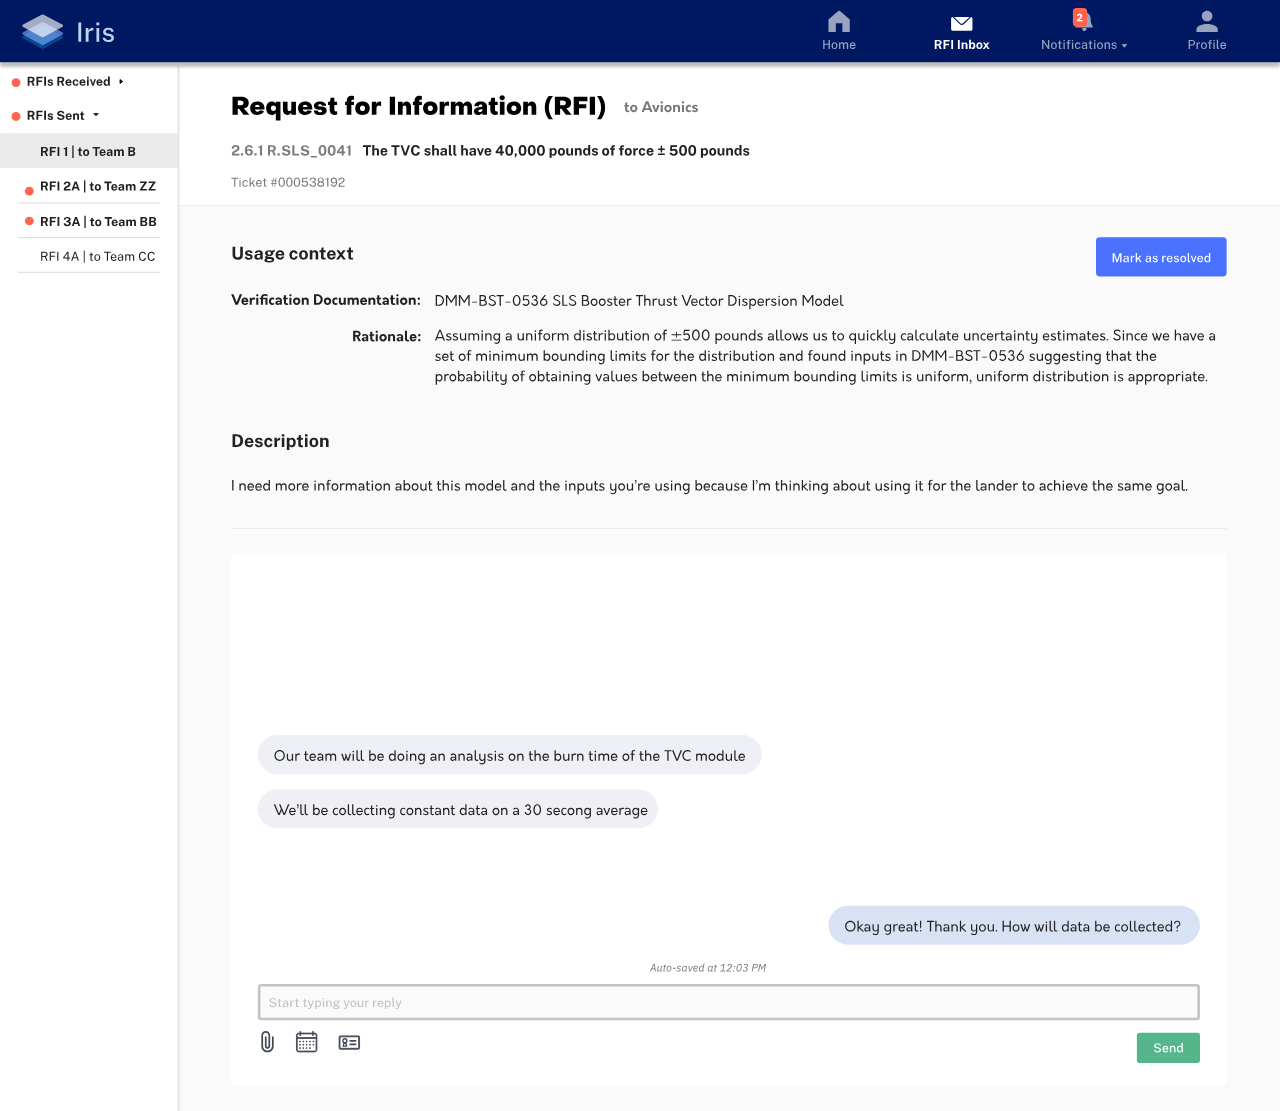
<file: rfi-inbox.html>
<html>
    <head>
        <meta charset="utf-8">
        <title>IRIS</title>
        <link rel="stylesheet" href="css/prototype.css">
        <link rel="icon" href="icons/FavIcon.png">
    </head>
    <body>
        <img src="screens/RFIscreen.svg" usemap="#image-map">
        <map name="image-map">
            <area target="_top" alt="home-link" title="Home Page" href="index.html" coords="0,0,135,63" shape="rect">
            <area target="_top" alt="rfi-link" title="RFI Inbox" href="rfi-inbox.html" coords="920,0,1000,63" shape="rect">
            <area target="_top" alt="home-nav-link" title="Home Page" href="index.html" coords="800,0,880,63" shape="rect">
        </map>
    </body>
</html>
</file>
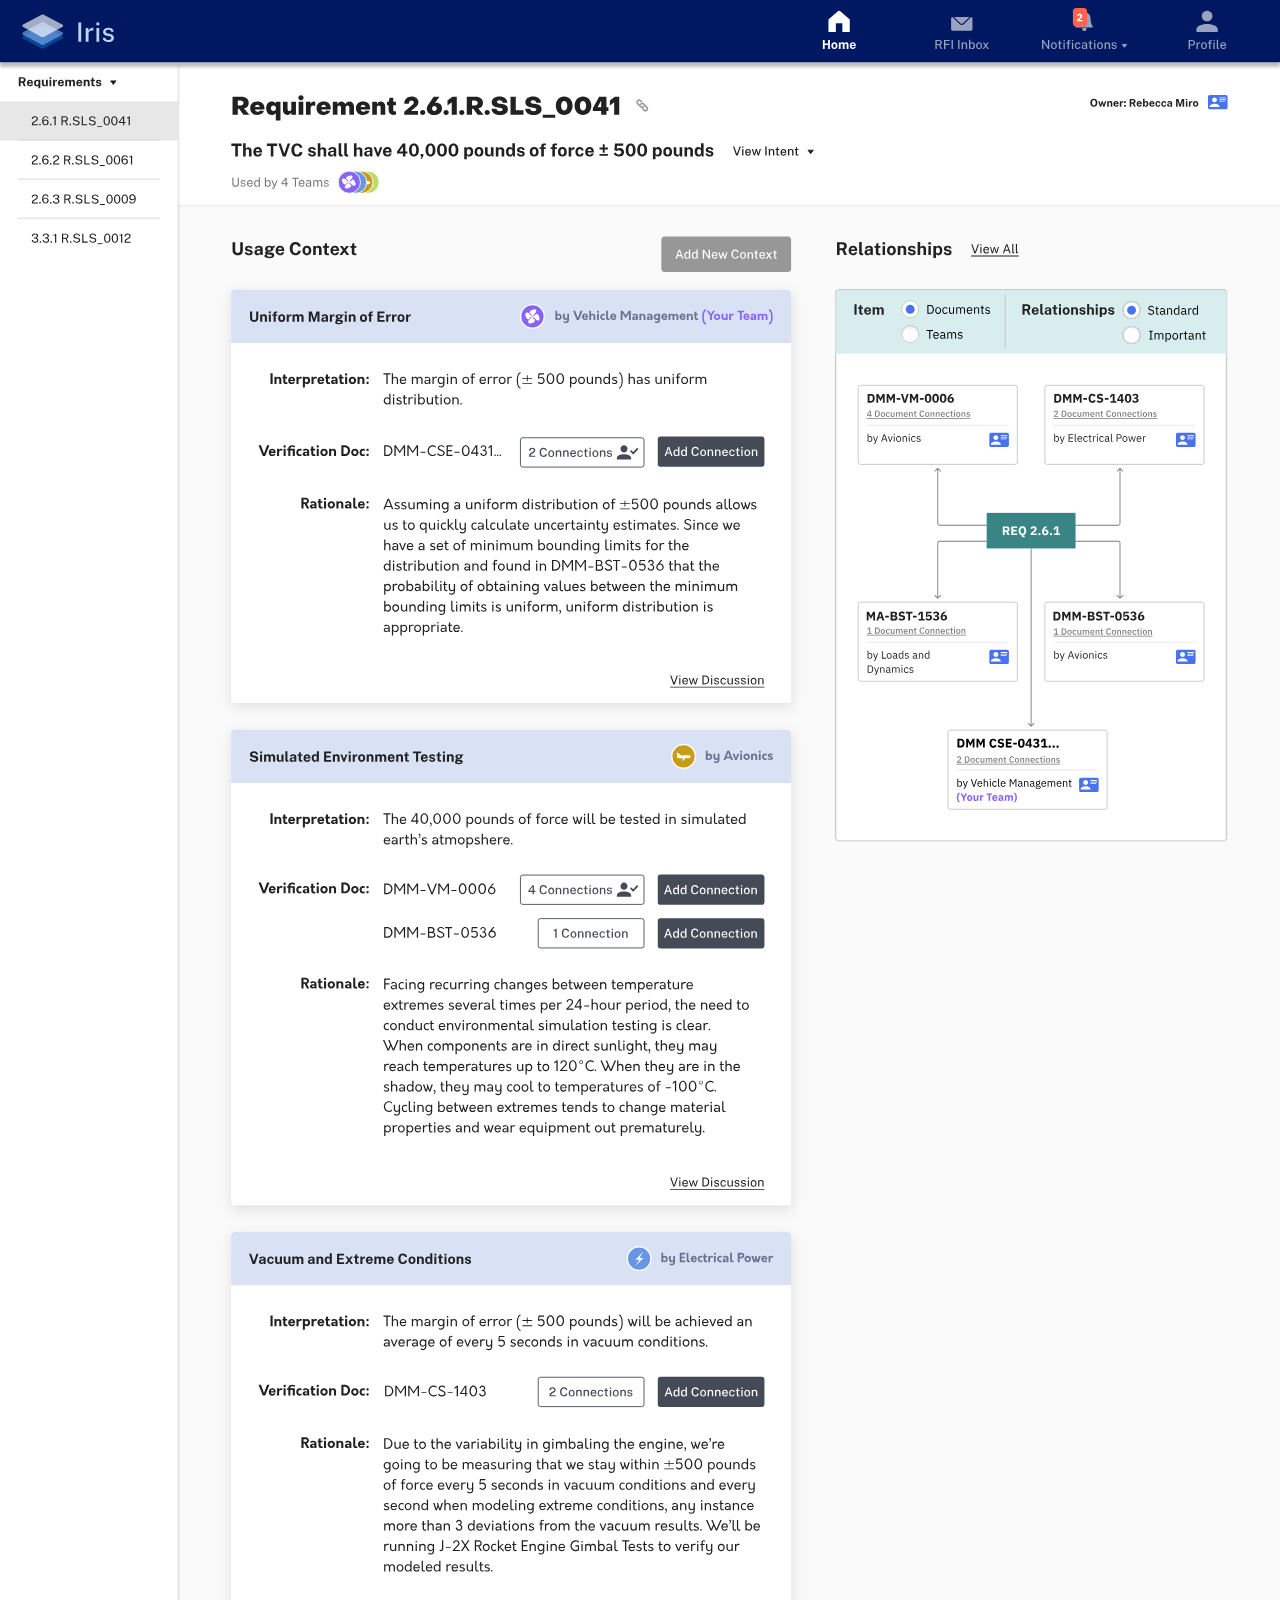
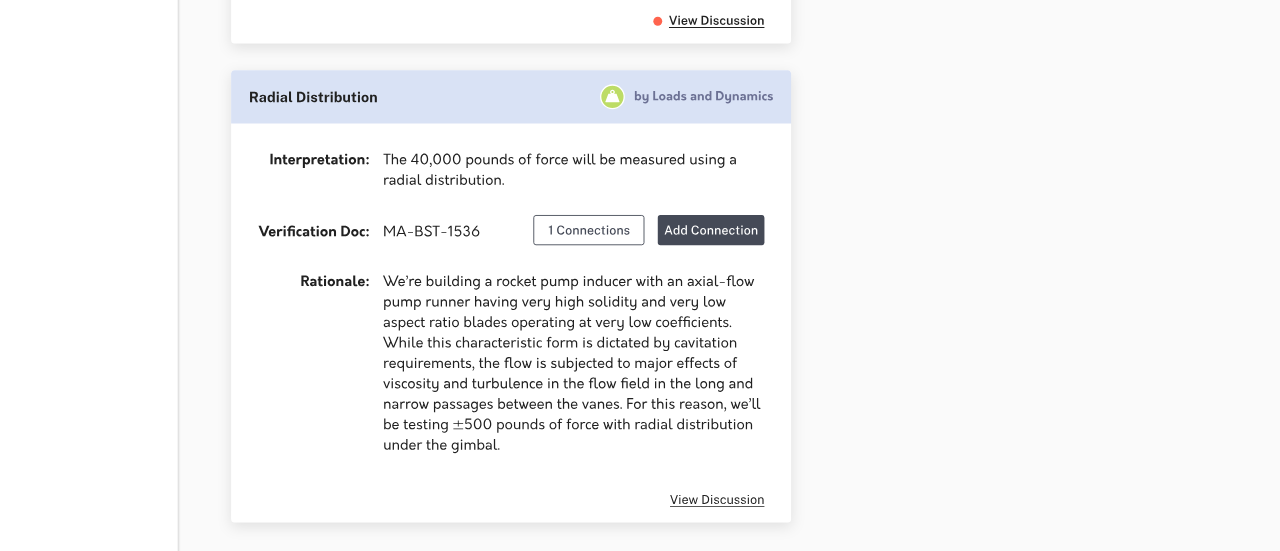
<file: spec-req.html>
<html>
    <head>
        <meta charset="utf-8">
        <title>IRIS</title>
        <link rel="stylesheet" href="css/prototype.css">
        <link rel="icon" href="icons/FavIcon.png">
    </head>
    <body>
        <img src="screens/SpecificRequirement.svg" usemap="#image-map">
        <map name="image-map">
            <area target="_top" alt="main-link" title="Usage Context Details" href="main.html" coords="230,290,794,706" shape="rect">
            <area target="_top" alt="rel-link" title="Relationships & Dependencies" href="rel-docs.html" coords="965,236,1026,265" shape="rect">
            <area target="_top" alt="home-link" title="Home Page" href="index.html" coords="0,0,135,63" shape="rect">
            <area target="_top" alt="rfi-link" title="RFI Inbox" href="rfi-inbox.html" coords="920,0,1000,63" shape="rect">
            <area target="_top" alt="home-nav-link" title="Home Page" href="index.html" coords="800,0,880,63" shape="rect">
        </map>
    </body>
</html>
</file>
<file: css/prototype.css>
body{
    margin: 0 0 0 0;
}
img{
    width: 100%;
}
area{
    display: block;
    
}
</file>
<file: css/main.css>
a{
    color: inherit;
}
header{
    display: block;
}
body{
    margin: 0 0 0 0;
}
/* Main Navbar classes */
nav{
    display: flex;
    height: 4rem;
    justify-content: space-between;
    align-items: center;
    background-color: #001862;
    position: fixed;
    width: 100%;
    z-index: 1;
    box-shadow: 0px 4px 4px rgba(0, 0, 0, 0.25);
}
.nav-item{
    align-items: center;
    display: flex;
    padding: 0 1rem;
    color: #99A3C0;
}
.nav-item-right{
    display: flex;
    height: 100%;
}
.nav-item-right .nav-item:hover{
    background-color: rgb(255,255,255,0.2)
}
.nav-item-align{
    vertical-align: top;
    display: inline-block;
    text-align: center;
}
.nav-item-name{
    display: block;
    font-family: 'PublicSans';
    font-size: 14px;
    line-height: 17px;
    letter-spacing: 0.0916667px;
}
#logo{
    height: 2rem;
    margin: 0 0 0 0;
}
.nav-icon{
    height: 20px;
    margin-bottom: 5px;
}
#home-color{
    color: #FFFFFF;
}
/* .search{
    background-color: #FEFEFE;
    height: 30px;
    width: 350px;
    color: #808080;
    display: flex;
    align-items: center;
    border-radius: 2px;
    margin-left: 150px;
    font-family: 'PublicSans';
    font-size: 12px;
    line-height: 16px;
    letter-spacing: 0.0916667px;
    box-shadow: inset 0px 0px 4px rgba(16, 16, 16, 0.25);
}
#search{
    margin-left: 5px;
} */



/* Sidebar Classes */
.sidebar{
    height:100%;
    width:15%;
    background-color: #FFFFFF;
    position:fixed!important;
    z-index:1;
    overflow:auto;
    top: 4rem;
    box-shadow: 0px 4px 4px rgba(0, 0, 0, 0.25);
}
.sidebar-font{
    font-family: 'PublicSans';
    font-size: 14px;
    line-height: 17px;
    letter-spacing: 0.0916667px;
    color: #212121;
}
.sidebar-title{
    padding: 16px 8px 16px 8px;
    width: 100%; 
    font-weight: bold;
}
.sidebar-title:hover, .link-block:hover{
    background-color: #EAEAEA;
}
.active{
    background-color: #EAEAEA;
    font-weight: bold;
}
.link-block{
    display: block;
    float: center;
    text-decoration: none;
    padding: 16px 24px 16px 24px;
    border-bottom: 0.1em solid #d8d8d8;
}
#BottomBrowse{
    position: fixed;
    bottom: 16px;
    left: 16px;
    text-decoration: underline;
}





/* Main Section Classes */
.main-section{
    margin: 0 0 0 15%;
    background-color: #FAFAFA;
    min-height: 100%;
    overflow: hidden;
    padding: 4rem 0 0;
}
.top-section{                                   /* Top Section Classes*/
    background-color: #FFFFFF;
    border-bottom: 0.1em solid #e7e7e7;
    width: 100%;
    padding-top: 20px;
    padding-left: 60px;
}
.page-title{
    font-family: ObjectSans-Heavy;
    font-size: 26px;
    line-height: 29px;
    letter-spacing: 0.45px;
    color: #212121;
    margin-right: 20px;
}
.by-line{
    font-family: Orkney;
    font-size: 14px;
    line-height: 23px;
    letter-spacing: 0.0916667px;
    color: #979797;
    margin-left: 40px;
}
.req-code{
    font-family: PublicSans;
    font-size: 18px;
    line-height: 24px;
    letter-spacing: 0.0916667px;
    color: #979797;
}
.card-title{
    font-family: PublicSans;
    font-size: 18px;
    line-height: 24px;
    letter-spacing: 0.0916667px;
    font-weight: bold;
    color: #212121;
}
.link-icon{
    height: 1rem;
    margin-left: 4px;
}
.bottom-section{                                   /* Bottom Section Classes*/
    margin-top: 40px;
}
.detail-box{
    position: relative;
    margin-top: 10px;
    margin-left: 60px;
    background-color: #FFFFFF;
    width: 90%;
    border: 0.1em solid #EDEDED;
    margin-bottom:30px;
    box-sizing: border-box;
    border-radius: 4px;
}
table{
    margin-left: 10px;
    padding-top: 5px;
}
th{
    text-align: right;
}
th,td{
    padding: 5px;
    font-family: Orkney;
    font-size: 14px;
    line-height: 23px;
    letter-spacing: 0.0916667px;
    color: #212121;
}
#edit-btn{
    position: absolute;
    top: 10px;
    right: 10px;
    height: 30px;
}
#edit-btn:hover{
    cursor: pointer;
}
.align-btns{
    margin-left: 10px;
    height: 2rem;
}
.discussion-img{
    width: 96%;
    margin-top: 50px;
    margin-left: 2%;
}


/* Dropdown classes for the Navbar */
.dropdown{
    border: none;
}
.dropdown .badge{
    position: relative;
    top: -15px;
    right: 20px;
    z-index: 9999;
    padding: 2px 4px 2px 3px;
    border-radius: 3px;
    background-color: #FF6448;
    color: white;
    font-family: PublicSans;
    font-size: 12px;
    line-height: 17px;
    letter-spacing: 0.0916667px;
}
.dropdown-content{
    display: none;
    /* margin-top: 0.5%; */
    position: absolute;
    margin-left: -76px;
    background-color: #fefefe;
    min-width: 160px;
    max-width: 300px;
    box-shadow: 0px 8px 16px 0px rgba(0,0,0,0.2);
    z-index: 1;
}
.dropdown-text{
    width: 70%;
}
.dropdown-content a{
    display: flex;
    justify-content: space-between;
    flex-direction: row;
    padding: 12px 16px;
    text-decoration: none;
    color: #212121;
    text-align: left;
    border-bottom: 0.1em solid #d8d8d8;
}
.dropdown-content a:hover{
    background-color: rgb(0,24,98,0.2);
}
.dropdown-content a .new-notification{
    background-color: rgb(0,24,98,0.2);
}
.dropdown:hover .dropdown-content{
    display: block;
}
.notif-link-color{
    color: #4A72FF;
}
.bold{
    font-weight: bold;
}
.all-link{
    text-align: center;
    font-family: Orkney;
    font-size: 12px;
    line-height: 18px;
    letter-spacing: 0.0916667px;
    color: #7B7B7B;
    font-weight: bold;
}
.notif-time{
    font-family: ObjectSans;
    font-size: 12px;
    line-height: 18px;
    letter-spacing: 0.0916667px;
    color: #979797;
}
.notif-highlight{
    background-color: #F3F8FF;
}



/*All the Fonts*/
@font-face{
    font-family: 'PublicSans';
    src: url(../fonts/PublicSans-Regular.otf) format("opentype");
}

@font-face{
    font-family: 'Orkney';
    src: url(../fonts/orkney-regular.otf) format("opentype");
}

@font-face{
    font-family: 'ObjectSans-Heavy';
    src: url(../fonts/ObjectSans-Heavy.otf) format("opentype");
}

@font-face{
    font-family: 'ObjectSans';
    src: url(../fonts/ObjectSans-Regular.otf) format("opentype");
}
</file>
<file: css/edit.css>
.input-field{
    padding: 5px;
    font-family: Orkney;
    font-size: 14px;
    line-height: 23px;
    letter-spacing: 0.0916667px;
    color: #212121;
    margin-left: 20px;
    margin-top: 20px;
    font-weight: bold;

}
textarea{
    font-family: Orkney;
    font-size: 14px;
    line-height: 23px;
    letter-spacing: 0.0916667px;
    color: #212121;
}
.textfield{
    background: #FAFAFA;
    border: 1px solid #C4C4C4;
    box-sizing: border-box;
    box-shadow: inset 0px 4px 6px rgba(0, 0, 0, 0.05);
    border-radius: 3px;
    font-weight: normal;
    padding: 10px 10px 20px 15px;
    margin-bottom: 3px;
    width: 96%;
}
.discussion-posts{
    font-weight: normal;
    padding-top: 5px;
}
.example{
    font-family: PublicSans;
    font-size: 10px;
    line-height: 16px;
    letter-spacing: 0.0916667px;
    color: #979797;
}
.addDiv{
    margin: 10px 0 0 5px;
    cursor: pointer;
}
.block{
    display: flex;
}
.connection-btn{
    margin-left: 3%;
    width: 15%;
    cursor: pointer;
    height: 4rem;
}
.addDocs{
    height: 1.5rem;
}

.submit-box{
    position: relative;
    margin-top: 10px;
    margin-left: 60px;
    width: 90%;
    margin-bottom: 30px;
    padding-bottom: 30px;
}

.save-btn{
    height: 2rem;
    font-family: PublicSans;
    font-size: 12px;
    line-height: 17px;
    letter-spacing: 0.0916667px;
    color: #FFFFFF;
    background: #4A72FF;
    border-radius: 4px;
    padding: 0 15px 0 15px;
    margin-left: 10px;
    float: right;
    text-align: center;
    display: flex;
    align-items: center;
    text-decoration: none;
    cursor: pointer;
}

.cancel-btn{
    height: 2rem;
    border: none;
    font-family: PublicSans;
    font-size: 12px;
    line-height: 17px;
    letter-spacing: 0.0916667px;
    color: #4A72FF;
    background: #FAFAFA;
    padding: 0 15px 0 15px;
    float: right;
    display: flex;
    align-items: center;
    text-align: center;
    text-decoration: none;
    cursor: pointer;
}

.version-box{
    height: 90%;
    color: #212121;
}

/*All the Fonts*/
@font-face{
    font-family: 'PublicSans';
    src: url(../fonts/PublicSans-Regular.otf) format("opentype");
}

@font-face{
    font-family: 'Orkney';
    src: url(../fonts/orkney-regular.otf) format("opentype");
}

@font-face{
    font-family: 'ObjectSans-Heavy';
    src: url(../fonts/ObjectSans-Heavy.otf) format("opentype");
}

@font-face{
    font-family: 'ObjectSans';
    src: url(../fonts/ObjectSans-Regular.otf) format("opentype");
}
</file>
